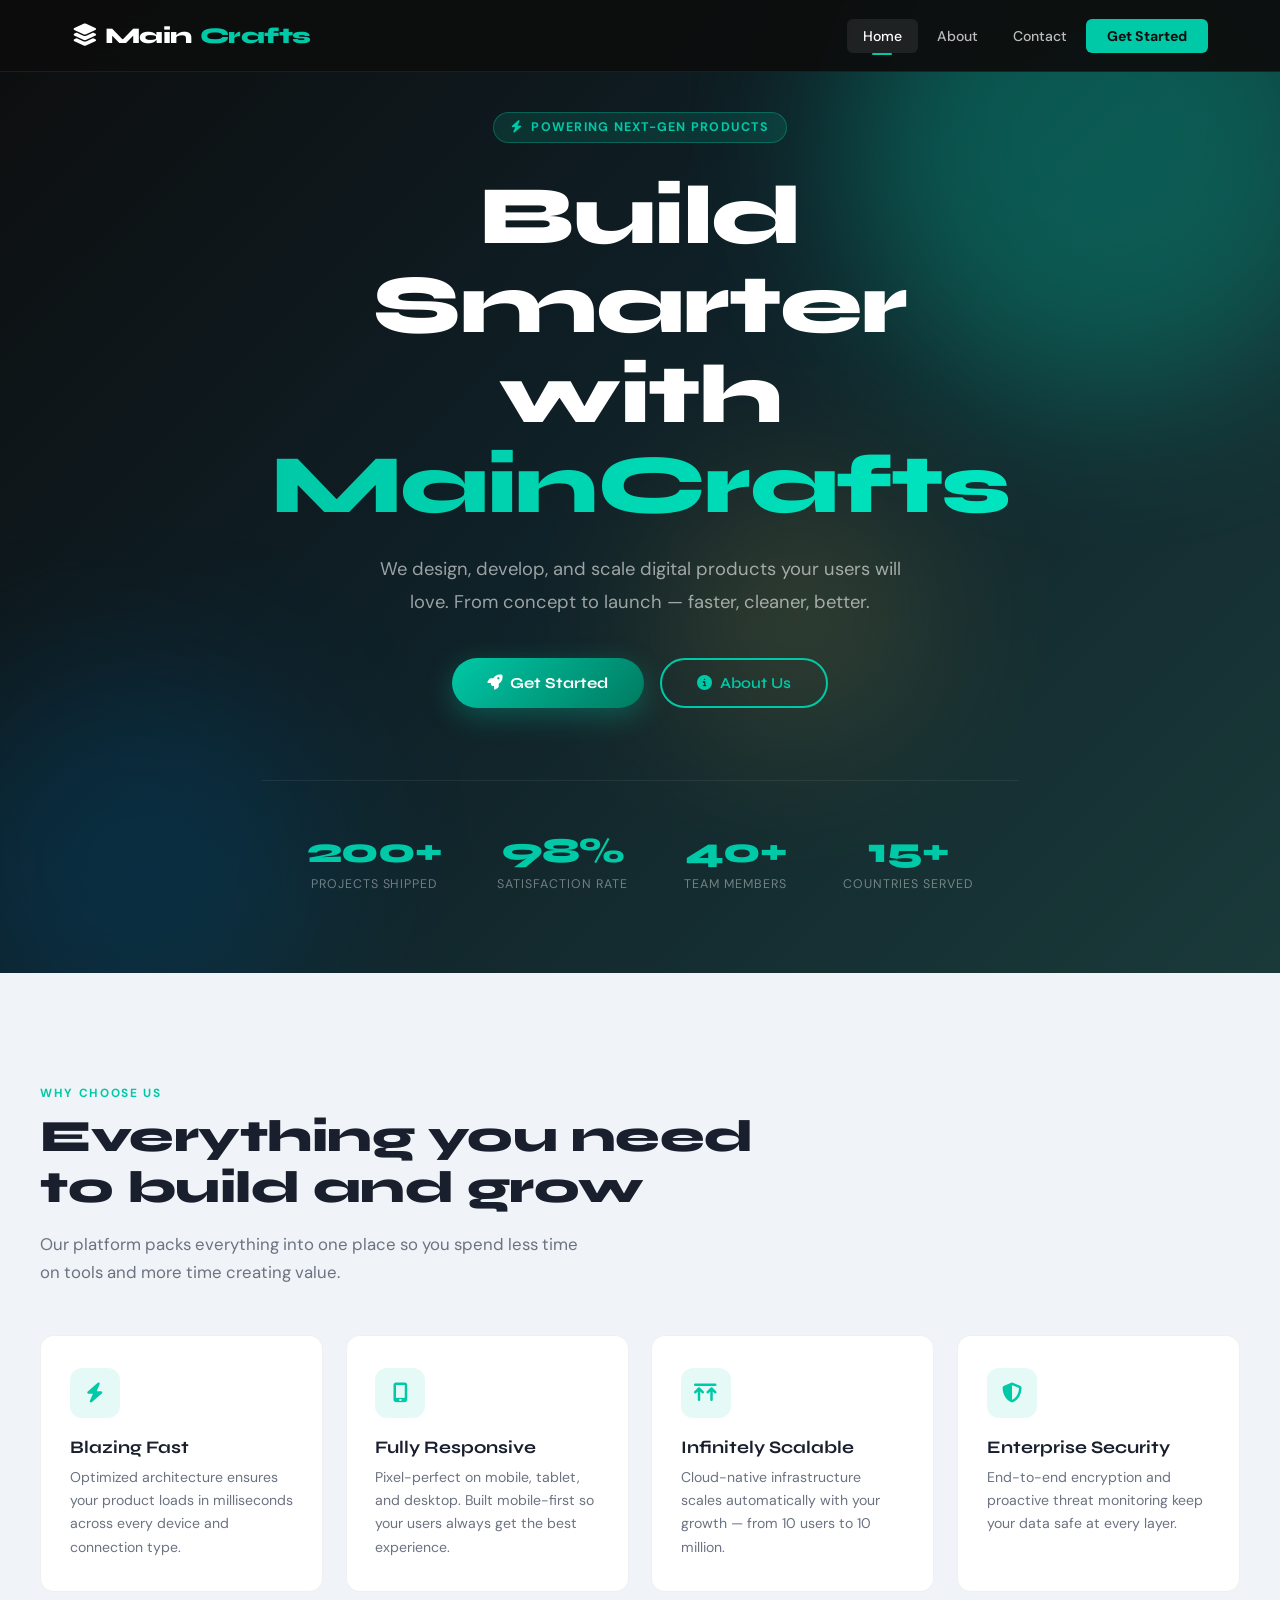
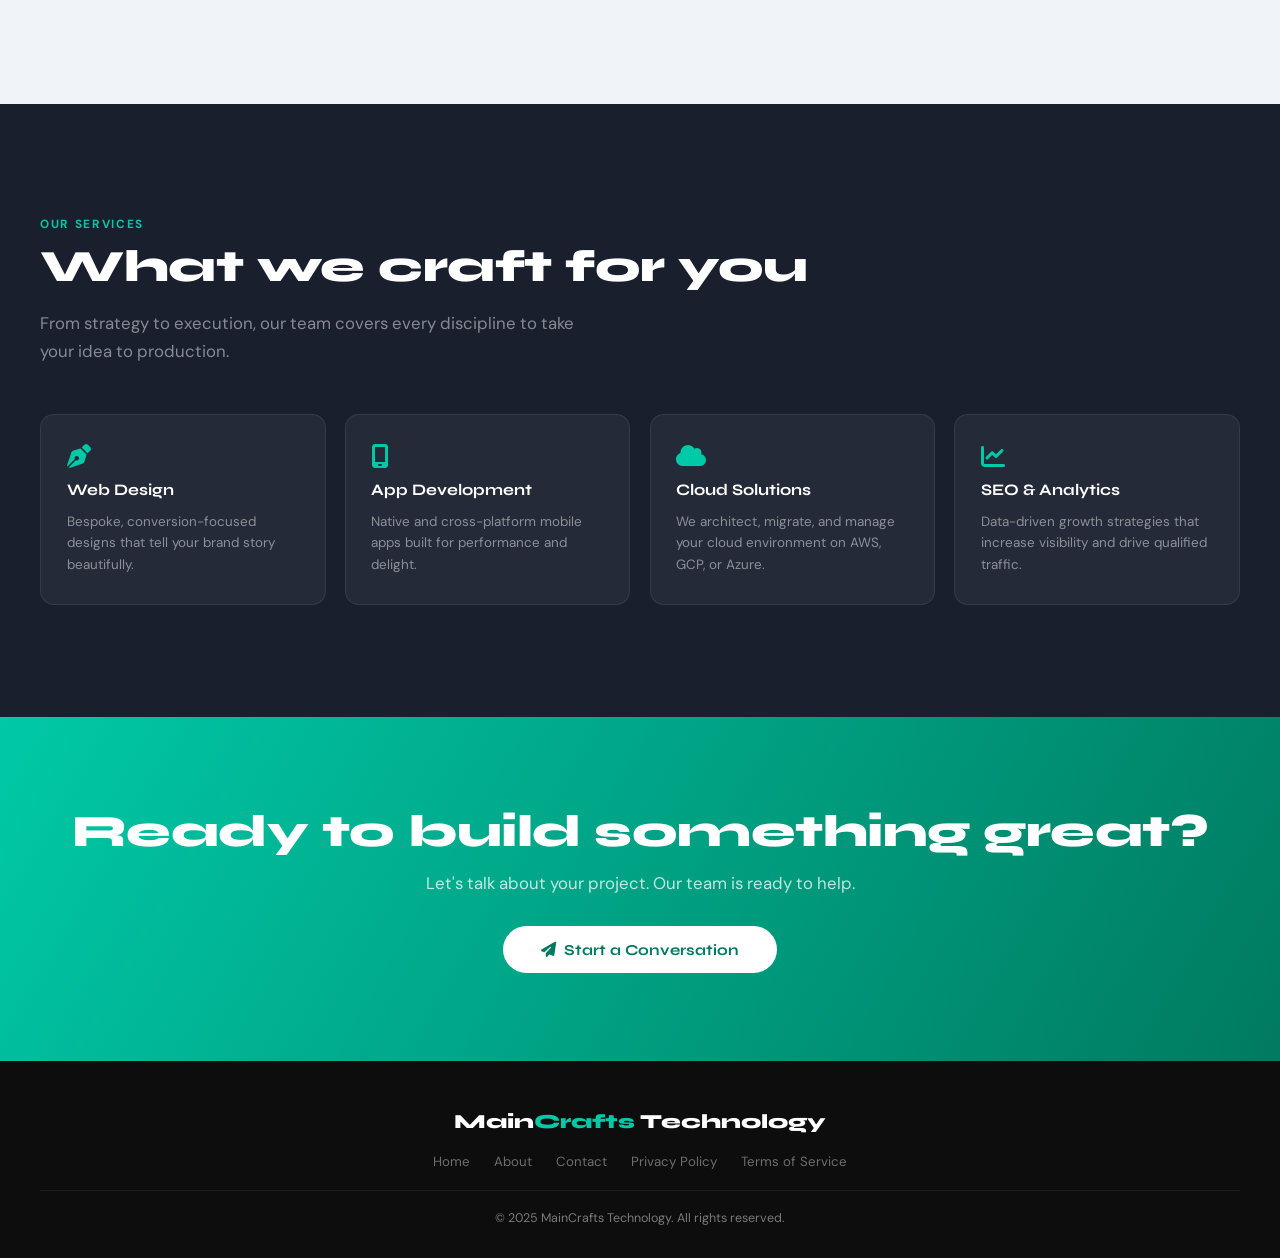
<file: index.html>
<!DOCTYPE html>
<html lang="en">
<head>
  <meta charset="UTF-8"/>
  <meta name="viewport" content="width=device-width, initial-scale=1.0"/>
  <title>MainCrafts – Home</title>
  <link rel="stylesheet" href="style.css"/>
  <link rel="stylesheet" href="https://cdnjs.cloudflare.com/ajax/libs/font-awesome/6.5.0/css/all.min.css"/>
  <style>
    /* ── HOME-ONLY STYLES ── */
    body { background: #0d0d0d; padding-top: 0; }

    /* HERO */
    #hero {
      min-height: 100vh;
      display: flex;
      align-items: center;
      justify-content: center;
      position: relative;
      overflow: hidden;
      background: linear-gradient(135deg, #0d0d0d 0%, #0f2027 45%, #1a3a3a 100%);
      text-align: center;
    }

    .blob {
      position: absolute; border-radius: 50%;
      filter: blur(80px); pointer-events: none;
      animation: drift 10s ease-in-out infinite alternate;
    }
    .blob-1 { width: 520px; height: 520px; background: var(--teal); top: -120px; right: -80px; opacity: .32; }
    .blob-2 { width: 380px; height: 380px; background: #004d7a; bottom: -80px; left: -60px; opacity: .32; animation-delay: 3s; }
    .blob-3 { width: 260px; height: 260px; background: var(--gold); top: 50%; left: 52%; opacity: .14; animation-delay: 6s; }

    @keyframes drift {
      from { transform: translate(0,0) scale(1); }
      to   { transform: translate(30px,40px) scale(1.08); }
    }

    .hero-inner {
      position: relative; z-index: 2;
      max-width: 820px;
      padding: 7rem 2rem 5rem;
    }

    .hero-badge {
      display: inline-flex; align-items: center; gap: 0.5rem;
      background: rgba(0,201,167,0.14);
      border: 1px solid rgba(0,201,167,0.32);
      color: var(--teal);
      font-size: 0.78rem; font-weight: 700;
      letter-spacing: 0.1em; text-transform: uppercase;
      padding: 0.4rem 1.1rem; border-radius: 100px;
      margin-bottom: 1.8rem;
    }

    .hero-inner h1 {
      font-family: 'Syne', sans-serif;
      font-size: clamp(2.8rem, 7vw, 5.2rem);
      font-weight: 800;
      color: #fff;
      line-height: 1.08;
      letter-spacing: -1.5px;
      margin-bottom: 1.4rem;
    }
    .hero-inner h1 em {
      font-style: normal;
      background: linear-gradient(90deg, var(--teal), var(--teal2));
      -webkit-background-clip: text;
      -webkit-text-fill-color: transparent;
      background-clip: text;
    }

    .hero-inner p {
      color: rgba(255,255,255,0.58);
      font-size: 1.15rem;
      line-height: 1.75;
      max-width: 560px;
      margin: 0 auto 2.5rem;
    }

    .hero-actions {
      display: flex; gap: 1rem; justify-content: center; flex-wrap: wrap;
    }

    .hero-stats {
      display: flex; justify-content: center;
      gap: 3.5rem; margin-top: 4.5rem; flex-wrap: wrap;
      padding-top: 3rem;
      border-top: 1px solid rgba(255,255,255,0.07);
    }
    .stat strong {
      font-family: 'Syne', sans-serif;
      font-size: 2.2rem; font-weight: 800;
      color: var(--teal); display: block; letter-spacing: -1px;
    }
    .stat span { font-size: 0.78rem; color: rgba(255,255,255,0.4); text-transform: uppercase; letter-spacing: 0.08em; }

    /* FEATURES */
    #features {
      background: var(--mist);
      padding: 7rem 2rem;
    }
    .features-inner { max-width: 1200px; margin: auto; }
    .cards-grid {
      display: grid;
      grid-template-columns: repeat(auto-fit, minmax(255px, 1fr));
      gap: 1.4rem;
    }

    /* SERVICES */
    #services {
      background: var(--slate);
      padding: 7rem 2rem;
    }
    .services-inner { max-width: 1200px; margin: auto; }
    #services .section-title { color: #fff; }
    #services .section-sub { color: rgba(255,255,255,0.48); }
    .services-grid {
      display: grid;
      grid-template-columns: repeat(auto-fit, minmax(220px, 1fr));
      gap: 1.2rem;
    }
    .service-card {
      background: rgba(255,255,255,0.05);
      border: 1px solid rgba(255,255,255,0.08);
      border-radius: var(--radius);
      padding: 1.8rem 1.6rem;
      display: flex; flex-direction: column; gap: 0.75rem;
      transition: background .25s, border-color .25s, transform .25s;
    }
    .service-card:hover {
      background: rgba(0,201,167,0.07);
      border-color: rgba(0,201,167,0.28);
      transform: translateY(-4px);
    }
    .service-card i { font-size: 1.5rem; color: var(--teal); }
    .service-card h4 { font-family: 'Syne', sans-serif; font-weight: 700; color: #fff; font-size: 1rem; }
    .service-card p { font-size: 0.84rem; color: rgba(255,255,255,0.48); line-height: 1.6; }

    /* CTA BAND */
    #cta-band {
      background: linear-gradient(120deg, #00c9a7, #007a60);
      padding: 5.5rem 2rem;
      text-align: center;
    }
    #cta-band h2 {
      font-family: 'Syne', sans-serif;
      font-size: clamp(1.8rem, 4vw, 2.8rem);
      font-weight: 800; color: #fff;
      margin-bottom: 0.9rem; letter-spacing: -0.5px;
    }
    #cta-band p { color: rgba(255,255,255,0.76); font-size: 1.05rem; margin-bottom: 2rem; }
    .btn-white {
      background: #fff; color: #007a60;
      font-family: 'Syne', sans-serif; font-weight: 700;
      font-size: 0.95rem; padding: 0.9rem 2.4rem;
      border: none; border-radius: 100px;
      cursor: pointer; text-decoration: none;
      display: inline-flex; align-items: center; gap: 0.5rem;
      transition: transform .2s, box-shadow .2s;
    }
    .btn-white:hover { transform: translateY(-3px); box-shadow: 0 10px 28px rgba(0,0,0,0.2); }
  </style>
</head>
<body>

<!-- HEADER -->
<header>
  <nav>
    <a href="index.html" class="logo">
      <i class="fa-solid fa-layer-group"></i>Main<span>Crafts</span>
    </a>
    <button class="hamburger" id="hamburger" aria-label="Toggle menu">
      <span></span><span></span><span></span>
    </button>
    <ul class="nav-links" id="navLinks">
      <li><a href="index.html" class="active">Home</a></li>
      <li><a href="about.html">About</a></li>
      <li><a href="contact.html">Contact</a></li>
      <li><a href="contact.html" class="nav-cta">Get Started</a></li>
    </ul>
  </nav>
</header>

<!-- HERO -->
<section id="hero">
  <div class="blob blob-1"></div>
  <div class="blob blob-2"></div>
  <div class="blob blob-3"></div>
  <div class="hero-inner">
    <div class="hero-badge anim-1"><i class="fa-solid fa-bolt"></i> Powering Next-Gen Products</div>
    <h1 class="anim-2">Build Smarter<br>with <em>MainCrafts</em></h1>
    <p class="anim-3">We design, develop, and scale digital products your users will love. From concept to launch — faster, cleaner, better.</p>
    <div class="hero-actions anim-4">
      <a href="contact.html" class="btn-primary"><i class="fa-solid fa-rocket"></i>Get Started</a>
      <a href="about.html" class="btn-ghost"><i class="fa-solid fa-circle-info"></i>About Us</a>
    </div>
    <div class="hero-stats anim-4">
      <div class="stat"><strong>200+</strong><span>Projects Shipped</span></div>
      <div class="stat"><strong>98%</strong><span>Satisfaction Rate</span></div>
      <div class="stat"><strong>40+</strong><span>Team Members</span></div>
      <div class="stat"><strong>15+</strong><span>Countries Served</span></div>
    </div>
  </div>
</section>

<!-- FEATURES -->
<section id="features">
  <div class="features-inner">
    <p class="section-label">Why Choose Us</p>
    <h2 class="section-title">Everything you need<br>to build and grow</h2>
    <p class="section-sub">Our platform packs everything into one place so you spend less time on tools and more time creating value.</p>
    <div class="cards-grid">
      <div class="card">
        <div class="card-icon"><i class="fa-solid fa-bolt"></i></div>
        <h3>Blazing Fast</h3>
        <p>Optimized architecture ensures your product loads in milliseconds across every device and connection type.</p>
      </div>
      <div class="card">
        <div class="card-icon"><i class="fa-solid fa-mobile-screen-button"></i></div>
        <h3>Fully Responsive</h3>
        <p>Pixel-perfect on mobile, tablet, and desktop. Built mobile-first so your users always get the best experience.</p>
      </div>
      <div class="card">
        <div class="card-icon"><i class="fa-solid fa-arrows-up-to-line"></i></div>
        <h3>Infinitely Scalable</h3>
        <p>Cloud-native infrastructure scales automatically with your growth — from 10 users to 10 million.</p>
      </div>
      <div class="card">
        <div class="card-icon"><i class="fa-solid fa-shield-halved"></i></div>
        <h3>Enterprise Security</h3>
        <p>End-to-end encryption and proactive threat monitoring keep your data safe at every layer.</p>
      </div>
    </div>
  </div>
</section>

<!-- SERVICES -->
<section id="services">
  <div class="services-inner">
    <p class="section-label">Our Services</p>
    <h2 class="section-title">What we craft for you</h2>
    <p class="section-sub">From strategy to execution, our team covers every discipline to take your idea to production.</p>
    <div class="services-grid">
      <div class="service-card">
        <i class="fa-solid fa-pen-nib"></i>
        <h4>Web Design</h4>
        <p>Bespoke, conversion-focused designs that tell your brand story beautifully.</p>
      </div>
      <div class="service-card">
        <i class="fa-solid fa-mobile-screen"></i>
        <h4>App Development</h4>
        <p>Native and cross-platform mobile apps built for performance and delight.</p>
      </div>
      <div class="service-card">
        <i class="fa-solid fa-cloud"></i>
        <h4>Cloud Solutions</h4>
        <p>We architect, migrate, and manage your cloud environment on AWS, GCP, or Azure.</p>
      </div>
      <div class="service-card">
        <i class="fa-solid fa-chart-line"></i>
        <h4>SEO & Analytics</h4>
        <p>Data-driven growth strategies that increase visibility and drive qualified traffic.</p>
      </div>
    </div>
  </div>
</section>

<!-- CTA BAND -->
<section id="cta-band">
  <h2>Ready to build something great?</h2>
  <p>Let's talk about your project. Our team is ready to help.</p>
  <a href="contact.html" class="btn-white"><i class="fa-solid fa-paper-plane"></i>Start a Conversation</a>
</section>

<!-- FOOTER -->
<footer>
  <div class="footer-inner">
    <div class="footer-logo">Main<span>Crafts</span> Technology</div>
    <div class="footer-links">
      <a href="index.html">Home</a>
      <a href="about.html">About</a>
      <a href="contact.html">Contact</a>
      <a href="#">Privacy Policy</a>
      <a href="#">Terms of Service</a>
    </div>
    <div class="footer-divider"></div>
    <p class="footer-copy">© 2025 MainCrafts Technology. All rights reserved.</p>
  </div>
</footer>

<script>
  const hamburger = document.getElementById('hamburger');
  const navLinks  = document.getElementById('navLinks');
  hamburger.addEventListener('click', () => {
    hamburger.classList.toggle('open');
    navLinks.classList.toggle('open');
  });
  navLinks.querySelectorAll('a').forEach(a =>
    a.addEventListener('click', () => {
      hamburger.classList.remove('open');
      navLinks.classList.remove('open');
    })
  );
</script>
</body>
</html>
</file>
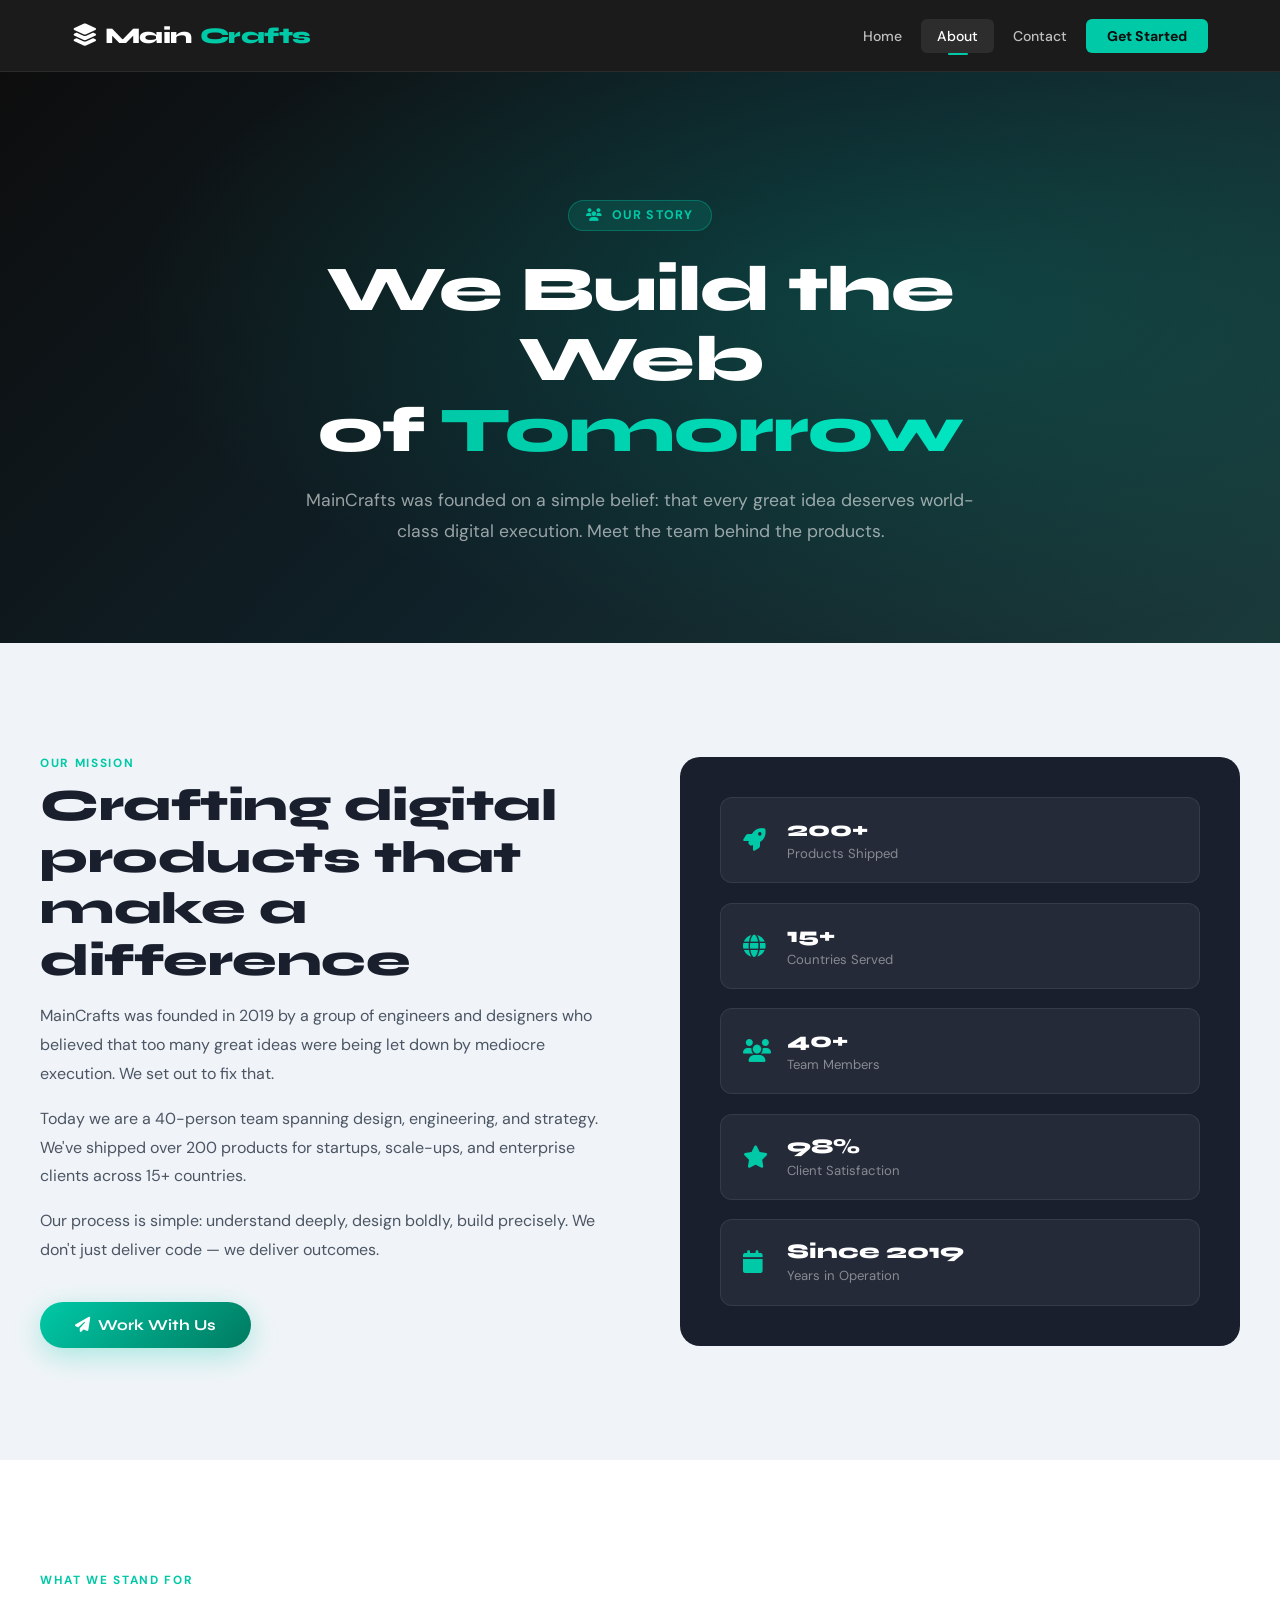
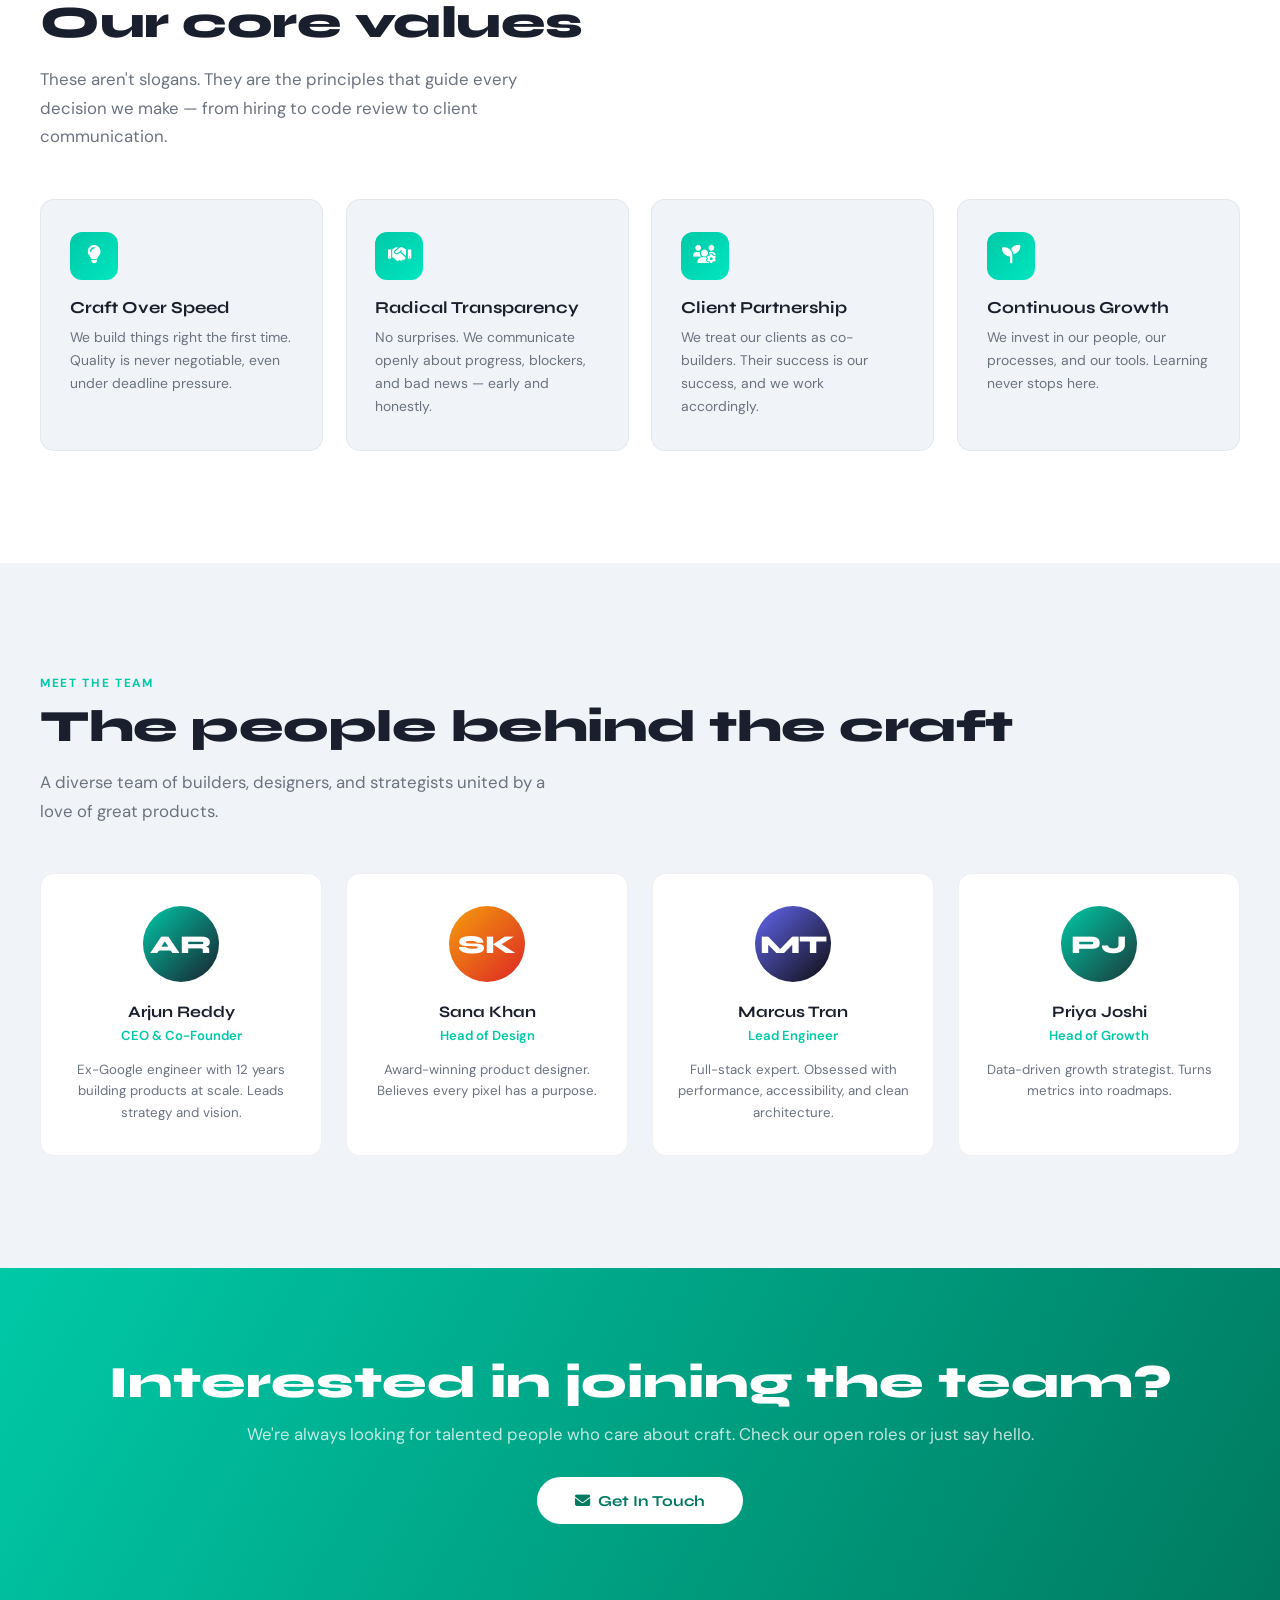
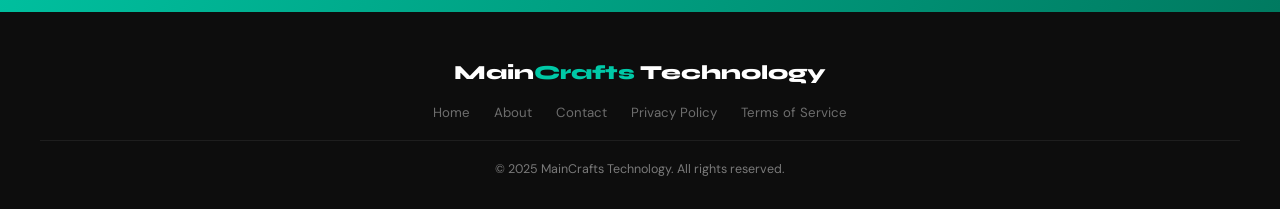
<file: about.html>
<!DOCTYPE html>
<html lang="en">
<head>
  <meta charset="UTF-8"/>
  <meta name="viewport" content="width=device-width, initial-scale=1.0"/>
  <title>MainCrafts – About Us</title>
  <link rel="stylesheet" href="style.css"/>
  <link rel="stylesheet" href="https://cdnjs.cloudflare.com/ajax/libs/font-awesome/6.5.0/css/all.min.css"/>
  <style>
    /* ── ABOUT-PAGE HERO ── */
    .page-hero {
      background: linear-gradient(135deg, #0d0d0d 0%, #0f2027 50%, #1a3a3a 100%);
      padding: 8rem 2rem 6rem;
      text-align: center;
      position: relative;
      overflow: hidden;
    }
    .page-hero::before {
      content: '';
      position: absolute; inset: 0;
      background: radial-gradient(ellipse 60% 60% at 70% 40%, rgba(0,201,167,0.18), transparent);
      pointer-events: none;
    }
    .page-hero-inner { position: relative; z-index: 2; max-width: 680px; margin: auto; }
    .page-hero .hero-badge {
      display: inline-flex; align-items: center; gap: 0.5rem;
      background: rgba(0,201,167,0.14);
      border: 1px solid rgba(0,201,167,0.32);
      color: var(--teal);
      font-size: 0.78rem; font-weight: 700;
      letter-spacing: 0.1em; text-transform: uppercase;
      padding: 0.4rem 1.1rem; border-radius: 100px;
      margin-bottom: 1.5rem;
    }
    .page-hero h1 {
      font-family: 'Syne', sans-serif;
      font-size: clamp(2.4rem, 5vw, 4rem);
      font-weight: 800; color: #fff;
      line-height: 1.1; letter-spacing: -1px;
      margin-bottom: 1.2rem;
    }
    .page-hero h1 em {
      font-style: normal;
      background: linear-gradient(90deg, var(--teal), var(--teal2));
      -webkit-background-clip: text;
      -webkit-text-fill-color: transparent;
      background-clip: text;
    }
    .page-hero p {
      color: rgba(255,255,255,0.58);
      font-size: 1.1rem; line-height: 1.75;
    }

    /* MISSION */
    .mission-section {
      background: var(--mist);
      padding: 7rem 2rem;
    }
    .mission-inner {
      max-width: 1200px; margin: auto;
      display: grid;
      grid-template-columns: 1fr 1fr;
      gap: 5rem;
      align-items: center;
    }
    .mission-text .section-label { display: block; margin-bottom: 0.6rem; }
    .mission-text p {
      color: #4b5563; line-height: 1.8; font-size: 1rem;
      margin-bottom: 1rem;
    }
    .mission-text p:last-child { margin-bottom: 0; }

    .mission-visual {
      background: var(--slate);
      border-radius: 20px;
      padding: 2.5rem;
      display: flex; flex-direction: column; gap: 1.2rem;
    }
    .mission-stat {
      display: flex; align-items: center; gap: 1rem;
      background: rgba(255,255,255,0.05);
      border: 1px solid rgba(255,255,255,0.08);
      border-radius: 12px;
      padding: 1.2rem 1.4rem;
      transition: background .2s;
    }
    .mission-stat:hover { background: rgba(0,201,167,0.08); border-color: rgba(0,201,167,0.25); }
    .mission-stat i { font-size: 1.4rem; color: var(--teal); width: 28px; flex-shrink: 0; }
    .mission-stat-text strong {
      font-family: 'Syne', sans-serif;
      font-size: 1.3rem; font-weight: 800;
      color: #fff; display: block;
    }
    .mission-stat-text span { font-size: 0.82rem; color: rgba(255,255,255,0.45); }

    @media (max-width: 768px) {
      .mission-inner { grid-template-columns: 1fr; gap: 2.5rem; }
    }

    /* VALUES */
    .values-section { background: #fff; padding: 7rem 2rem; }
    .values-inner { max-width: 1200px; margin: auto; }
    .values-grid {
      display: grid;
      grid-template-columns: repeat(auto-fit, minmax(240px, 1fr));
      gap: 1.4rem;
      margin-top: 3rem;
    }
    .value-card {
      background: var(--mist);
      border: 1px solid rgba(0,0,0,0.05);
      border-radius: var(--radius);
      padding: 2rem 1.8rem;
      transition: transform .2s, box-shadow .2s;
    }
    .value-card:hover { transform: translateY(-4px); box-shadow: 0 16px 40px rgba(0,0,0,0.07); }
    .value-icon {
      width: 48px; height: 48px;
      background: linear-gradient(135deg, var(--teal), var(--teal2));
      border-radius: 12px;
      display: flex; align-items: center; justify-content: center;
      font-size: 1.15rem; color: #fff;
      margin-bottom: 1.1rem;
    }
    .value-card h3 {
      font-family: 'Syne', sans-serif;
      font-size: 1.05rem; font-weight: 700;
      color: var(--slate); margin-bottom: 0.5rem;
    }
    .value-card p { font-size: 0.87rem; color: #6b7280; line-height: 1.65; }

    /* TEAM */
    .team-section { background: var(--mist); padding: 7rem 2rem; }
    .team-inner { max-width: 1200px; margin: auto; }
    .team-grid {
      display: grid;
      grid-template-columns: repeat(auto-fit, minmax(210px, 1fr));
      gap: 1.5rem;
      margin-top: 3rem;
    }
    .team-card {
      background: var(--card-bg);
      border: 1px solid rgba(0,0,0,0.06);
      border-radius: var(--radius);
      padding: 2rem 1.5rem;
      text-align: center;
      transition: transform .25s, box-shadow .25s;
    }
    .team-card:hover { transform: translateY(-5px); box-shadow: 0 18px 40px rgba(0,0,0,0.09); }
    .team-avatar {
      width: 76px; height: 76px;
      border-radius: 50%;
      background: linear-gradient(135deg, var(--teal), var(--slate));
      display: flex; align-items: center; justify-content: center;
      font-family: 'Syne', sans-serif;
      font-size: 1.6rem; font-weight: 800;
      color: #fff;
      margin: 0 auto 1.2rem;
    }
    .team-card h4 {
      font-family: 'Syne', sans-serif;
      font-size: 1rem; font-weight: 700; color: var(--slate);
      margin-bottom: 0.3rem;
    }
    .team-card .role { font-size: 0.82rem; color: var(--teal); font-weight: 600; margin-bottom: 0.8rem; }
    .team-card p { font-size: 0.83rem; color: #6b7280; line-height: 1.6; }

    /* CTA BAND */
    .about-cta {
      background: linear-gradient(120deg, #00c9a7, #007a60);
      padding: 5.5rem 2rem; text-align: center;
    }
    .about-cta h2 {
      font-family: 'Syne', sans-serif;
      font-size: clamp(1.8rem, 4vw, 2.8rem);
      font-weight: 800; color: #fff; margin-bottom: 0.9rem;
    }
    .about-cta p { color: rgba(255,255,255,0.76); font-size: 1.05rem; margin-bottom: 2rem; }
    .btn-white {
      background: #fff; color: #007a60;
      font-family: 'Syne', sans-serif; font-weight: 700;
      font-size: 0.95rem; padding: 0.9rem 2.4rem;
      border: none; border-radius: 100px;
      cursor: pointer; text-decoration: none;
      display: inline-flex; align-items: center; gap: 0.5rem;
      transition: transform .2s, box-shadow .2s;
    }
    .btn-white:hover { transform: translateY(-3px); box-shadow: 0 10px 28px rgba(0,0,0,0.2); }
  </style>
</head>
<body>

<!-- HEADER -->
<header>
  <nav>
    <a href="index.html" class="logo">
      <i class="fa-solid fa-layer-group"></i>Main<span>Crafts</span>
    </a>
    <button class="hamburger" id="hamburger" aria-label="Toggle menu">
      <span></span><span></span><span></span>
    </button>
    <ul class="nav-links" id="navLinks">
      <li><a href="index.html">Home</a></li>
      <li><a href="about.html" class="active">About</a></li>
      <li><a href="contact.html">Contact</a></li>
      <li><a href="contact.html" class="nav-cta">Get Started</a></li>
    </ul>
  </nav>
</header>

<!-- PAGE HERO -->
<section class="page-hero">
  <div class="page-hero-inner">
    <div class="hero-badge anim-1"><i class="fa-solid fa-users"></i> Our Story</div>
    <h1 class="anim-2">We Build the Web<br>of <em>Tomorrow</em></h1>
    <p class="anim-3">MainCrafts was founded on a simple belief: that every great idea deserves world-class digital execution. Meet the team behind the products.</p>
  </div>
</section>

<!-- MISSION -->
<section class="mission-section">
  <div class="mission-inner">
    <div class="mission-text">
      <span class="section-label">Our Mission</span>
      <h2 class="section-title">Crafting digital products that make a difference</h2>
      <p>MainCrafts was founded in 2019 by a group of engineers and designers who believed that too many great ideas were being let down by mediocre execution. We set out to fix that.</p>
      <p>Today we are a 40-person team spanning design, engineering, and strategy. We've shipped over 200 products for startups, scale-ups, and enterprise clients across 15+ countries.</p>
      <p>Our process is simple: understand deeply, design boldly, build precisely. We don't just deliver code — we deliver outcomes.</p>
      <br>
      <a href="contact.html" class="btn-primary"><i class="fa-solid fa-paper-plane"></i>Work With Us</a>
    </div>
    <div class="mission-visual">
      <div class="mission-stat">
        <i class="fa-solid fa-rocket"></i>
        <div class="mission-stat-text"><strong>200+</strong><span>Products Shipped</span></div>
      </div>
      <div class="mission-stat">
        <i class="fa-solid fa-globe"></i>
        <div class="mission-stat-text"><strong>15+</strong><span>Countries Served</span></div>
      </div>
      <div class="mission-stat">
        <i class="fa-solid fa-users"></i>
        <div class="mission-stat-text"><strong>40+</strong><span>Team Members</span></div>
      </div>
      <div class="mission-stat">
        <i class="fa-solid fa-star"></i>
        <div class="mission-stat-text"><strong>98%</strong><span>Client Satisfaction</span></div>
      </div>
      <div class="mission-stat">
        <i class="fa-solid fa-calendar"></i>
        <div class="mission-stat-text"><strong>Since 2019</strong><span>Years in Operation</span></div>
      </div>
    </div>
  </div>
</section>

<!-- VALUES -->
<section class="values-section">
  <div class="values-inner">
    <p class="section-label">What We Stand For</p>
    <h2 class="section-title">Our core values</h2>
    <p class="section-sub">These aren't slogans. They are the principles that guide every decision we make — from hiring to code review to client communication.</p>
    <div class="values-grid">
      <div class="value-card">
        <div class="value-icon"><i class="fa-solid fa-lightbulb"></i></div>
        <h3>Craft Over Speed</h3>
        <p>We build things right the first time. Quality is never negotiable, even under deadline pressure.</p>
      </div>
      <div class="value-card">
        <div class="value-icon"><i class="fa-solid fa-handshake"></i></div>
        <h3>Radical Transparency</h3>
        <p>No surprises. We communicate openly about progress, blockers, and bad news — early and honestly.</p>
      </div>
      <div class="value-card">
        <div class="value-icon"><i class="fa-solid fa-users-gear"></i></div>
        <h3>Client Partnership</h3>
        <p>We treat our clients as co-builders. Their success is our success, and we work accordingly.</p>
      </div>
      <div class="value-card">
        <div class="value-icon"><i class="fa-solid fa-seedling"></i></div>
        <h3>Continuous Growth</h3>
        <p>We invest in our people, our processes, and our tools. Learning never stops here.</p>
      </div>
    </div>
  </div>
</section>

<!-- TEAM -->
<section class="team-section">
  <div class="team-inner">
    <p class="section-label">Meet The Team</p>
    <h2 class="section-title">The people behind the craft</h2>
    <p class="section-sub">A diverse team of builders, designers, and strategists united by a love of great products.</p>
    <div class="team-grid">
      <div class="team-card">
        <div class="team-avatar">AR</div>
        <h4>Arjun Reddy</h4>
        <p class="role">CEO & Co-Founder</p>
        <p>Ex-Google engineer with 12 years building products at scale. Leads strategy and vision.</p>
      </div>
      <div class="team-card">
        <div class="team-avatar" style="background: linear-gradient(135deg, #f59e0b, #dc2626);">SK</div>
        <h4>Sana Khan</h4>
        <p class="role">Head of Design</p>
        <p>Award-winning product designer. Believes every pixel has a purpose.</p>
      </div>
      <div class="team-card">
        <div class="team-avatar" style="background: linear-gradient(135deg, #6366f1, #0d0d0d);">MT</div>
        <h4>Marcus Tran</h4>
        <p class="role">Lead Engineer</p>
        <p>Full-stack expert. Obsessed with performance, accessibility, and clean architecture.</p>
      </div>
      <div class="team-card">
        <div class="team-avatar" style="background: linear-gradient(135deg, #00c9a7, #1a3a3a);">PJ</div>
        <h4>Priya Joshi</h4>
        <p class="role">Head of Growth</p>
        <p>Data-driven growth strategist. Turns metrics into roadmaps.</p>
      </div>
    </div>
  </div>
</section>

<!-- CTA -->
<section class="about-cta">
  <h2>Interested in joining the team?</h2>
  <p>We're always looking for talented people who care about craft. Check our open roles or just say hello.</p>
  <a href="contact.html" class="btn-white"><i class="fa-solid fa-envelope"></i>Get In Touch</a>
</section>

<!-- FOOTER -->
<footer>
  <div class="footer-inner">
    <div class="footer-logo">Main<span>Crafts</span> Technology</div>
    <div class="footer-links">
      <a href="index.html">Home</a>
      <a href="about.html">About</a>
      <a href="contact.html">Contact</a>
      <a href="#">Privacy Policy</a>
      <a href="#">Terms of Service</a>
    </div>
    <div class="footer-divider"></div>
    <p class="footer-copy">© 2025 MainCrafts Technology. All rights reserved.</p>
  </div>
</footer>

<script>
  const hamburger = document.getElementById('hamburger');
  const navLinks  = document.getElementById('navLinks');
  hamburger.addEventListener('click', () => {
    hamburger.classList.toggle('open');
    navLinks.classList.toggle('open');
  });
  navLinks.querySelectorAll('a').forEach(a =>
    a.addEventListener('click', () => {
      hamburger.classList.remove('open');
      navLinks.classList.remove('open');
    })
  );
</script>
</body>
</html>
</file>
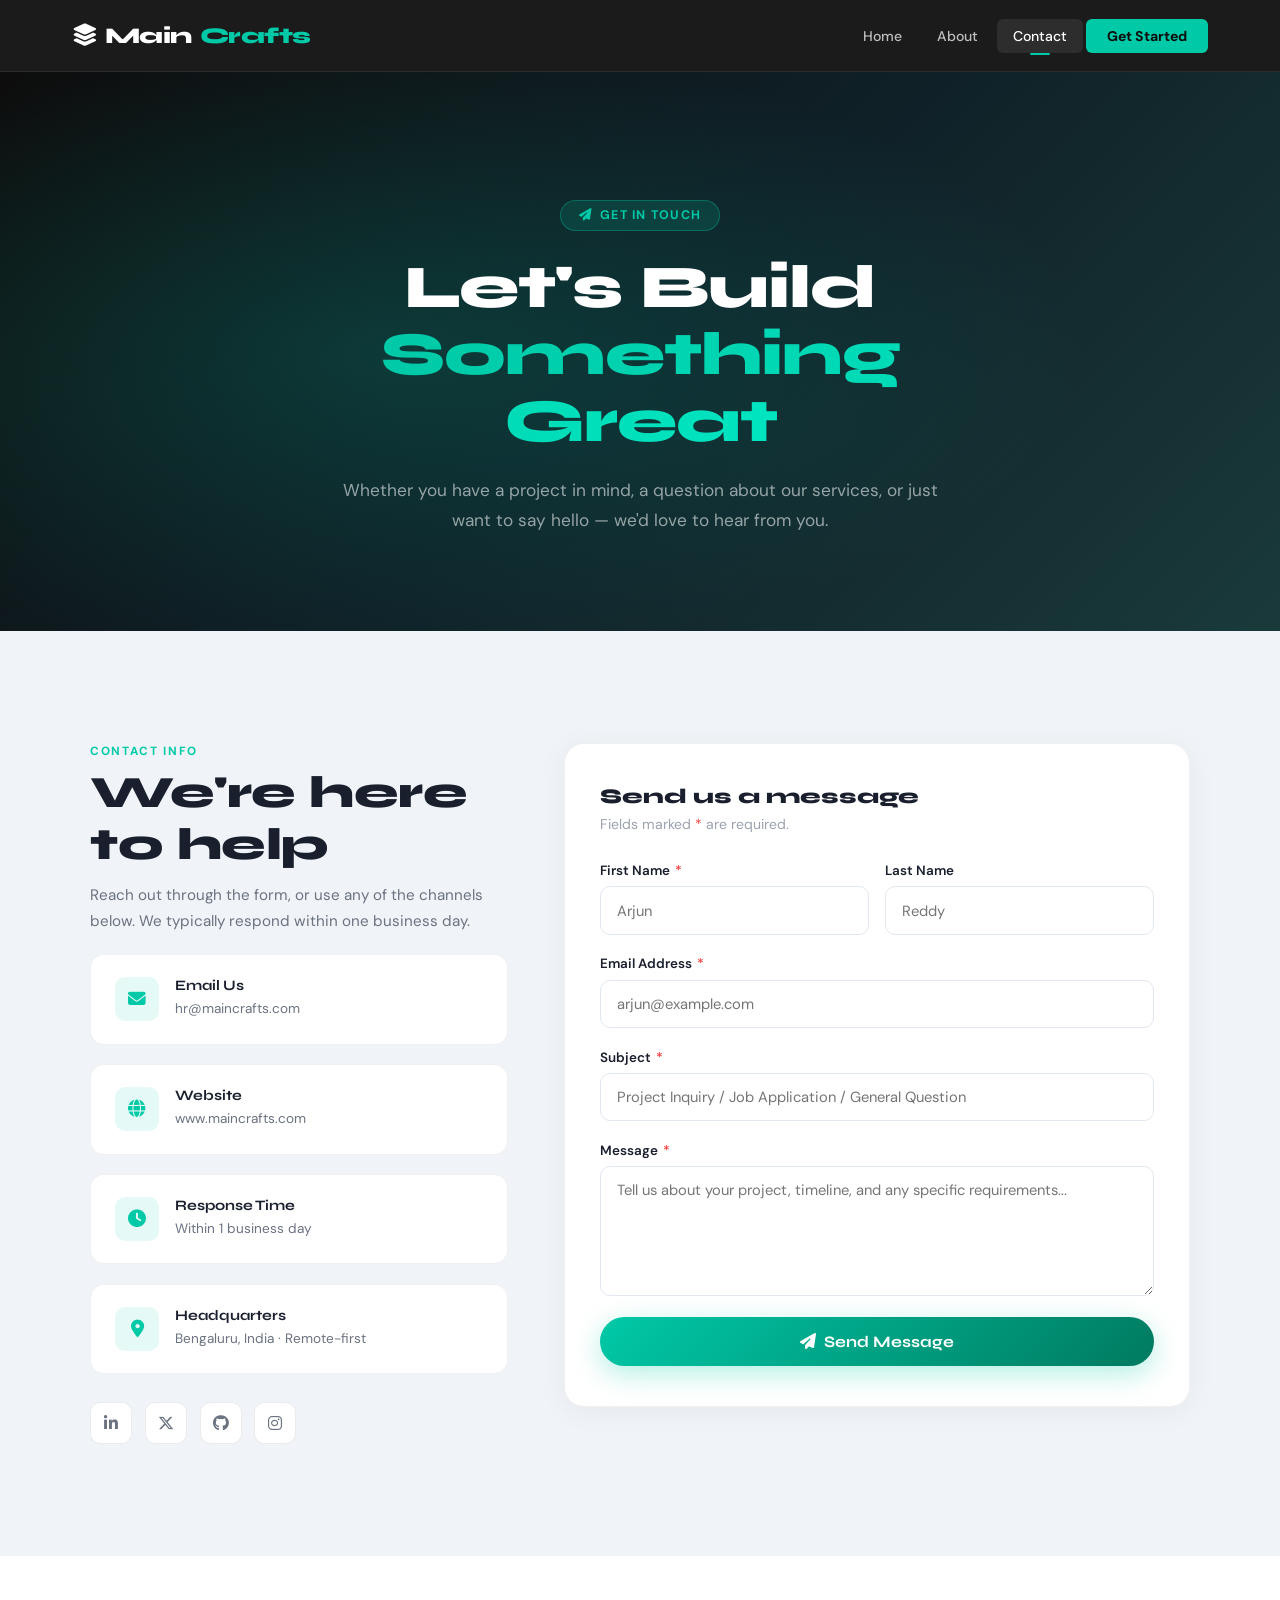
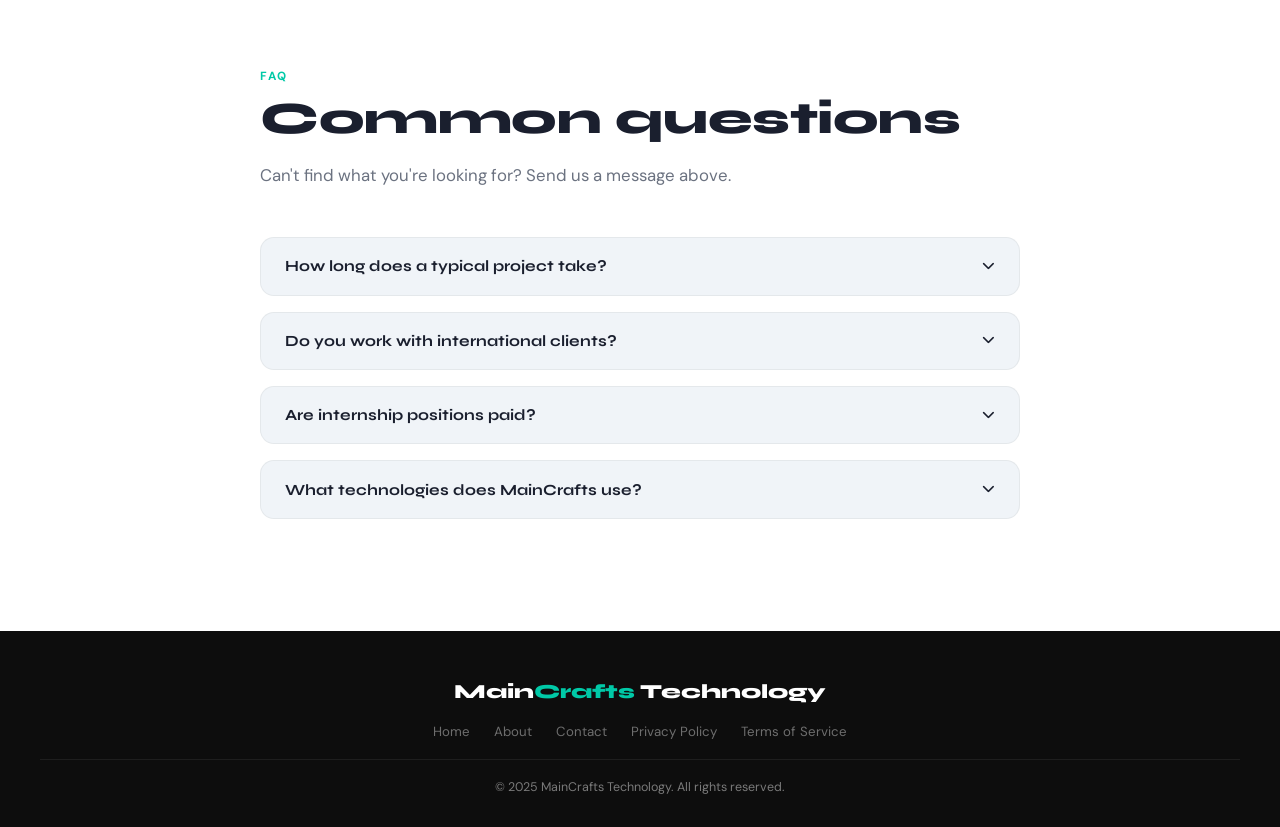
<file: contact.html>
<!DOCTYPE html>
<html lang="en">
<head>
  <meta charset="UTF-8"/>
  <meta name="viewport" content="width=device-width, initial-scale=1.0"/>
  <title>MainCrafts – Contact Us</title>
  <link rel="stylesheet" href="style.css"/>
  <link rel="stylesheet" href="https://cdnjs.cloudflare.com/ajax/libs/font-awesome/6.5.0/css/all.min.css"/>
  <style>
    /* ── CONTACT-PAGE HERO ── */
    .page-hero {
      background: linear-gradient(135deg, #0d0d0d 0%, #0f2027 50%, #1a3a3a 100%);
      padding: 8rem 2rem 6rem;
      text-align: center;
      position: relative; overflow: hidden;
    }
    .page-hero::before {
      content: '';
      position: absolute; inset: 0;
      background: radial-gradient(ellipse 55% 55% at 30% 50%, rgba(0,201,167,0.18), transparent);
      pointer-events: none;
    }
    .page-hero-inner { position: relative; z-index: 2; max-width: 620px; margin: auto; }
    .page-hero .hero-badge {
      display: inline-flex; align-items: center; gap: 0.5rem;
      background: rgba(0,201,167,0.14);
      border: 1px solid rgba(0,201,167,0.32);
      color: var(--teal);
      font-size: 0.78rem; font-weight: 700;
      letter-spacing: 0.1em; text-transform: uppercase;
      padding: 0.4rem 1.1rem; border-radius: 100px;
      margin-bottom: 1.5rem;
    }
    .page-hero h1 {
      font-family: 'Syne', sans-serif;
      font-size: clamp(2.4rem, 5vw, 3.8rem);
      font-weight: 800; color: #fff;
      line-height: 1.1; letter-spacing: -1px; margin-bottom: 1.2rem;
    }
    .page-hero h1 em {
      font-style: normal;
      background: linear-gradient(90deg, var(--teal), var(--teal2));
      -webkit-background-clip: text;
      -webkit-text-fill-color: transparent;
      background-clip: text;
    }
    .page-hero p { color: rgba(255,255,255,0.56); font-size: 1.08rem; line-height: 1.75; }

    /* CONTACT LAYOUT */
    .contact-section { background: var(--mist); padding: 7rem 2rem; }
    .contact-inner {
      max-width: 1100px; margin: auto;
      display: grid;
      grid-template-columns: 1fr 1.5fr;
      gap: 3.5rem;
      align-items: start;
    }
    @media (max-width: 840px) {
      .contact-inner { grid-template-columns: 1fr; }
    }

    /* INFO PANEL */
    .contact-info { display: flex; flex-direction: column; gap: 1.2rem; }
    .contact-info-header .section-label { display: block; margin-bottom: 0.5rem; }
    .contact-info-header .section-title { margin-bottom: 0.8rem; }
    .contact-info-header p { color: #6b7280; font-size: 0.95rem; line-height: 1.7; }

    .info-card {
      background: var(--card-bg);
      border: 1px solid rgba(0,0,0,0.06);
      border-radius: var(--radius);
      padding: 1.4rem 1.5rem;
      display: flex; align-items: flex-start; gap: 1rem;
      transition: transform .2s, box-shadow .2s;
    }
    .info-card:hover { transform: translateY(-3px); box-shadow: 0 12px 30px rgba(0,0,0,0.07); }
    .info-icon {
      width: 44px; height: 44px; flex-shrink: 0;
      background: rgba(0,201,167,0.1);
      border-radius: 10px;
      display: flex; align-items: center; justify-content: center;
      font-size: 1.1rem; color: var(--teal);
    }
    .info-text strong {
      font-family: 'Syne', sans-serif;
      font-size: 0.9rem; font-weight: 700;
      color: var(--slate); display: block; margin-bottom: 0.2rem;
    }
    .info-text span { font-size: 0.85rem; color: #6b7280; }

    .social-row {
      display: flex; gap: 0.8rem; margin-top: 0.5rem;
    }
    .social-btn {
      width: 42px; height: 42px;
      background: var(--card-bg);
      border: 1px solid rgba(0,0,0,0.08);
      border-radius: 10px;
      display: flex; align-items: center; justify-content: center;
      color: #6b7280; font-size: 1rem;
      text-decoration: none;
      transition: background .2s, color .2s, border-color .2s, transform .2s;
    }
    .social-btn:hover { background: var(--teal); color: #fff; border-color: var(--teal); transform: translateY(-2px); }

    /* FORM PANEL */
    .form-panel {
      background: var(--card-bg);
      border: 1px solid rgba(0,0,0,0.06);
      border-radius: 20px;
      padding: 2.5rem 2.2rem;
      box-shadow: 0 4px 30px rgba(0,0,0,0.05);
    }
    .form-panel h3 {
      font-family: 'Syne', sans-serif;
      font-size: 1.3rem; font-weight: 800;
      color: var(--slate); margin-bottom: 0.4rem;
    }
    .form-panel .form-sub {
      font-size: 0.88rem; color: #9ca3af; margin-bottom: 1.8rem;
    }

    .form-row {
      display: grid;
      grid-template-columns: 1fr 1fr;
      gap: 1rem;
    }
    @media (max-width: 500px) {
      .form-row { grid-template-columns: 1fr; }
    }

    .required-star { color: #ef4444; margin-left: 2px; }

    /* Submit button full width */
    .btn-submit {
      width: 100%;
      background: linear-gradient(135deg, var(--teal), #007a60);
      color: #fff;
      font-family: 'Syne', sans-serif;
      font-weight: 700; font-size: 1rem;
      padding: 0.95rem;
      border: none; border-radius: 100px;
      cursor: pointer;
      display: flex; align-items: center; justify-content: center; gap: 0.6rem;
      box-shadow: 0 8px 28px rgba(0,201,167,0.3);
      transition: transform .2s, box-shadow .2s, opacity .2s;
      margin-top: 0.5rem;
    }
    .btn-submit:hover { transform: translateY(-2px); box-shadow: 0 14px 36px rgba(0,201,167,0.42); }
    .btn-submit:disabled { opacity: 0.6; cursor: not-allowed; transform: none; }

    /* spinner */
    .spinner {
      width: 18px; height: 18px;
      border: 2px solid rgba(255,255,255,0.4);
      border-top-color: #fff;
      border-radius: 50%;
      animation: spin .7s linear infinite;
      display: none;
    }
    .btn-submit.loading .spinner { display: block; }
    .btn-submit.loading .btn-label { display: none; }
    @keyframes spin { to { transform: rotate(360deg); } }

    /* success state */
    .success-overlay {
      display: none;
      flex-direction: column;
      align-items: center;
      justify-content: center;
      text-align: center;
      gap: 1rem;
      padding: 3rem 1rem;
    }
    .success-overlay.show { display: flex; }
    .success-check {
      width: 72px; height: 72px;
      background: linear-gradient(135deg, var(--teal), var(--teal2));
      border-radius: 50%;
      display: flex; align-items: center; justify-content: center;
      font-size: 1.8rem; color: #fff;
      animation: popIn .4s cubic-bezier(.22,1,.36,1) both;
    }
    @keyframes popIn {
      from { transform: scale(0.6); opacity: 0; }
      to   { transform: scale(1); opacity: 1; }
    }
    .success-overlay h4 {
      font-family: 'Syne', sans-serif;
      font-size: 1.3rem; font-weight: 800; color: var(--slate);
    }
    .success-overlay p { font-size: 0.9rem; color: #6b7280; line-height: 1.6; }
    .btn-reset {
      background: none; border: 1.5px solid var(--teal);
      color: var(--teal); font-family: 'Syne', sans-serif;
      font-weight: 600; font-size: 0.88rem;
      padding: 0.6rem 1.4rem; border-radius: 100px;
      cursor: pointer; transition: background .2s, color .2s;
    }
    .btn-reset:hover { background: var(--teal); color: #fff; }

    /* FAQ */
    .faq-section { background: #fff; padding: 7rem 2rem; }
    .faq-inner { max-width: 760px; margin: auto; }
    .faq-list { margin-top: 2.5rem; display: flex; flex-direction: column; gap: 1rem; }
    .faq-item {
      background: var(--mist);
      border: 1px solid rgba(0,0,0,0.05);
      border-radius: var(--radius);
      overflow: hidden;
    }
    .faq-q {
      width: 100%; padding: 1.2rem 1.5rem;
      background: none; border: none; cursor: pointer;
      display: flex; align-items: center; justify-content: space-between;
      font-family: 'Syne', sans-serif;
      font-size: 0.97rem; font-weight: 700; color: var(--slate);
      text-align: left; gap: 1rem;
      transition: color .2s;
    }
    .faq-q:hover { color: var(--teal); }
    .faq-q i { font-size: 0.8rem; flex-shrink: 0; transition: transform .3s; }
    .faq-item.open .faq-q i { transform: rotate(180deg); }
    .faq-a {
      max-height: 0; overflow: hidden;
      transition: max-height .35s ease, padding .25s;
      padding: 0 1.5rem;
      font-size: 0.9rem; color: #6b7280; line-height: 1.7;
    }
    .faq-item.open .faq-a { max-height: 200px; padding: 0 1.5rem 1.3rem; }
  </style>
</head>
<body>

<!-- HEADER -->
<header>
  <nav>
    <a href="index.html" class="logo">
      <i class="fa-solid fa-layer-group"></i>Main<span>Crafts</span>
    </a>
    <button class="hamburger" id="hamburger" aria-label="Toggle menu">
      <span></span><span></span><span></span>
    </button>
    <ul class="nav-links" id="navLinks">
      <li><a href="index.html">Home</a></li>
      <li><a href="about.html">About</a></li>
      <li><a href="contact.html" class="active">Contact</a></li>
      <li><a href="contact.html" class="nav-cta">Get Started</a></li>
    </ul>
  </nav>
</header>

<!-- PAGE HERO -->
<section class="page-hero">
  <div class="page-hero-inner">
    <div class="hero-badge anim-1"><i class="fa-solid fa-paper-plane"></i> Get In Touch</div>
    <h1 class="anim-2">Let's Build<br><em>Something Great</em></h1>
    <p class="anim-3">Whether you have a project in mind, a question about our services, or just want to say hello — we'd love to hear from you.</p>
  </div>
</section>

<!-- CONTACT SECTION -->
<section class="contact-section">
  <div class="contact-inner">

    <!-- LEFT: Info -->
    <div class="contact-info">
      <div class="contact-info-header">
        <span class="section-label">Contact Info</span>
        <h2 class="section-title">We're here<br>to help</h2>
        <p>Reach out through the form, or use any of the channels below. We typically respond within one business day.</p>
      </div>

      <div class="info-card">
        <div class="info-icon"><i class="fa-solid fa-envelope"></i></div>
        <div class="info-text">
          <strong>Email Us</strong>
          <span>hr@maincrafts.com</span>
        </div>
      </div>
      <div class="info-card">
        <div class="info-icon"><i class="fa-solid fa-globe"></i></div>
        <div class="info-text">
          <strong>Website</strong>
          <span>www.maincrafts.com</span>
        </div>
      </div>
      <div class="info-card">
        <div class="info-icon"><i class="fa-solid fa-clock"></i></div>
        <div class="info-text">
          <strong>Response Time</strong>
          <span>Within 1 business day</span>
        </div>
      </div>
      <div class="info-card">
        <div class="info-icon"><i class="fa-solid fa-location-dot"></i></div>
        <div class="info-text">
          <strong>Headquarters</strong>
          <span>Bengaluru, India · Remote-first</span>
        </div>
      </div>

      <div class="social-row">
        <a href="#" class="social-btn" title="LinkedIn"><i class="fa-brands fa-linkedin-in"></i></a>
        <a href="#" class="social-btn" title="Twitter / X"><i class="fa-brands fa-x-twitter"></i></a>
        <a href="#" class="social-btn" title="GitHub"><i class="fa-brands fa-github"></i></a>
        <a href="#" class="social-btn" title="Instagram"><i class="fa-brands fa-instagram"></i></a>
      </div>
    </div>

    <!-- RIGHT: Form -->
    <div class="form-panel">
      <!-- Form content -->
      <div id="formWrap">
        <h3>Send us a message</h3>
        <p class="form-sub">Fields marked <span style="color:#ef4444">*</span> are required.</p>

        <form name="contactForm" id="contactForm" novalidate>
          <div class="form-row">
            <div class="form-group">
              <label for="fname">First Name <span class="required-star">*</span></label>
              <input type="text" id="fname" name="fname" placeholder="Arjun" autocomplete="given-name"/>
              <span class="error-msg" id="fname-err"><i class="fa-solid fa-circle-exclamation"></i> Please enter your first name.</span>
            </div>
            <div class="form-group">
              <label for="lname">Last Name</label>
              <input type="text" id="lname" name="lname" placeholder="Reddy" autocomplete="family-name"/>
            </div>
          </div>

          <div class="form-group">
            <label for="email">Email Address <span class="required-star">*</span></label>
            <input type="email" id="email" name="email" placeholder="arjun@example.com" autocomplete="email"/>
            <span class="error-msg" id="email-err"><i class="fa-solid fa-circle-exclamation"></i> Please enter a valid email address.</span>
          </div>

          <div class="form-group">
            <label for="subject">Subject <span class="required-star">*</span></label>
            <input type="text" id="subject" name="subject" placeholder="Project Inquiry / Job Application / General Question"/>
            <span class="error-msg" id="subject-err"><i class="fa-solid fa-circle-exclamation"></i> Please enter a subject.</span>
          </div>

          <div class="form-group">
            <label for="message">Message <span class="required-star">*</span></label>
            <textarea id="message" name="message" placeholder="Tell us about your project, timeline, and any specific requirements..."></textarea>
            <span class="error-msg" id="message-err"><i class="fa-solid fa-circle-exclamation"></i> Please enter your message (at least 10 characters).</span>
          </div>

          <button type="submit" class="btn-submit" id="submitBtn">
            <div class="spinner"></div>
            <span class="btn-label"><i class="fa-solid fa-paper-plane"></i> &nbsp;Send Message</span>
          </button>
        </form>
      </div>

      <!-- Success overlay (hidden by default) -->
      <div class="success-overlay" id="successOverlay">
        <div class="success-check"><i class="fa-solid fa-check"></i></div>
        <h4>Message Sent!</h4>
        <p>Thanks for reaching out. We'll get back to you at the email provided within one business day.</p>
        <button class="btn-reset" onclick="resetForm()">Send Another Message</button>
      </div>
    </div>
  </div>
</section>

<!-- FAQ -->
<section class="faq-section">
  <div class="faq-inner">
    <p class="section-label">FAQ</p>
    <h2 class="section-title">Common questions</h2>
    <p class="section-sub">Can't find what you're looking for? Send us a message above.</p>
    <div class="faq-list">
      <div class="faq-item">
        <button class="faq-q" onclick="toggleFaq(this)">
          How long does a typical project take? <i class="fa-solid fa-chevron-down"></i>
        </button>
        <div class="faq-a">It depends on scope. A standard website takes 4–8 weeks. A full product build can take 3–6 months. We'll give you a realistic timeline after our first discovery call.</div>
      </div>
      <div class="faq-item">
        <button class="faq-q" onclick="toggleFaq(this)">
          Do you work with international clients? <i class="fa-solid fa-chevron-down"></i>
        </button>
        <div class="faq-a">Absolutely. We're a remote-first team and have worked with clients across 15+ countries. We're comfortable working across time zones and use async communication tools to keep things smooth.</div>
      </div>
      <div class="faq-item">
        <button class="faq-q" onclick="toggleFaq(this)">
          Are internship positions paid? <i class="fa-solid fa-chevron-down"></i>
        </button>
        <div class="faq-a">Yes. All MainCrafts internship programs are paid and come with mentorship, real project experience, and a completion certificate. Reach out via the form above for current openings.</div>
      </div>
      <div class="faq-item">
        <button class="faq-q" onclick="toggleFaq(this)">
          What technologies does MainCrafts use? <i class="fa-solid fa-chevron-down"></i>
        </button>
        <div class="faq-a">Our stack includes React, Next.js, Node.js, Python (Django/FastAPI), PostgreSQL, and various cloud platforms (AWS, GCP). We choose the right tool for each job, not just what we know best.</div>
      </div>
    </div>
  </div>
</section>

<!-- FOOTER -->
<footer>
  <div class="footer-inner">
    <div class="footer-logo">Main<span>Crafts</span> Technology</div>
    <div class="footer-links">
      <a href="index.html">Home</a>
      <a href="about.html">About</a>
      <a href="contact.html">Contact</a>
      <a href="#">Privacy Policy</a>
      <a href="#">Terms of Service</a>
    </div>
    <div class="footer-divider"></div>
    <p class="footer-copy">© 2025 MainCrafts Technology. All rights reserved.</p>
  </div>
</footer>

<!-- ══════════════ JAVASCRIPT ══════════════ -->
<script>
  /* ── Hamburger ── */
  const hamburger = document.getElementById('hamburger');
  const navLinks  = document.getElementById('navLinks');
  hamburger.addEventListener('click', () => {
    hamburger.classList.toggle('open');
    navLinks.classList.toggle('open');
  });
  navLinks.querySelectorAll('a').forEach(a =>
    a.addEventListener('click', () => {
      hamburger.classList.remove('open');
      navLinks.classList.remove('open');
    })
  );

  /* ── FAQ accordion ── */
  function toggleFaq(btn) {
    const item = btn.closest('.faq-item');
    const isOpen = item.classList.contains('open');
    document.querySelectorAll('.faq-item.open').forEach(el => el.classList.remove('open'));
    if (!isOpen) item.classList.add('open');
  }

  /* ── Form Validation ── */
  const form      = document.getElementById('contactForm');
  const submitBtn = document.getElementById('submitBtn');

  function getVal(id) { return document.getElementById(id).value.trim(); }

  function setError(fieldId, errId, show) {
    const field = document.getElementById(fieldId);
    const err   = document.getElementById(errId);
    if (show) {
      field.classList.add('error');
      err.classList.add('visible');
    } else {
      field.classList.remove('error');
      err.classList.remove('visible');
    }
  }

  function validateEmail(email) {
    return /^[^\s@]+@[^\s@]+\.[^\s@]+$/.test(email);
  }

  /* Live clear errors on input */
  ['fname', 'email', 'subject', 'message'].forEach(id => {
    document.getElementById(id).addEventListener('input', () => {
      document.getElementById(id).classList.remove('error');
      const errEl = document.getElementById(id + '-err');
      if (errEl) errEl.classList.remove('visible');
    });
  });

  form.addEventListener('submit', function(e) {
    e.preventDefault();

    const fname   = getVal('fname');
    const email   = getVal('email');
    const subject = getVal('subject');
    const message = getVal('message');

    let valid = true;

    // Name validation
    if (!fname) {
      setError('fname', 'fname-err', true);
      valid = false;
    } else {
      setError('fname', 'fname-err', false);
    }

    // Email validation
    if (!email || !validateEmail(email)) {
      setError('email', 'email-err', true);
      valid = false;
    } else {
      setError('email', 'email-err', false);
    }

    // Subject validation
    if (!subject) {
      setError('subject', 'subject-err', true);
      valid = false;
    } else {
      setError('subject', 'subject-err', false);
    }

    // Message validation (min 10 chars)
    if (!message || message.length < 10) {
      setError('message', 'message-err', true);
      valid = false;
    } else {
      setError('message', 'message-err', false);
    }

    if (!valid) {
      // Scroll to first error
      const firstErr = form.querySelector('.error');
      if (firstErr) firstErr.scrollIntoView({ behavior: 'smooth', block: 'center' });
      return;
    }

    // Simulate submission
    submitBtn.classList.add('loading');
    submitBtn.disabled = true;

    setTimeout(() => {
      submitBtn.classList.remove('loading');
      submitBtn.disabled = false;
      // Show success
      document.getElementById('formWrap').style.display = 'none';
      document.getElementById('successOverlay').classList.add('show');
    }, 1500);
  });

  function resetForm() {
    form.reset();
    document.getElementById('formWrap').style.display = 'block';
    document.getElementById('successOverlay').classList.remove('show');
    ['fname', 'email', 'subject', 'message'].forEach(id => {
      const el = document.getElementById(id);
      if (el) el.classList.remove('error');
    });
    document.querySelectorAll('.error-msg').forEach(el => el.classList.remove('visible'));
  }
</script>
</body>
</html>
</file>
<file: style.css>
/* ══════════════════════════════════════════
   MainCrafts – Shared Stylesheet (Task 2)
   ══════════════════════════════════════════ */

@import url('https://fonts.googleapis.com/css2?family=Syne:wght@400;600;700;800&family=DM+Sans:ital,wght@0,300;0,400;0,500;1,300&display=swap');
@import url('https://cdnjs.cloudflare.com/ajax/libs/font-awesome/6.5.0/css/all.min.css');

*, *::before, *::after { box-sizing: border-box; margin: 0; padding: 0; }

:root {
  --ink:       #0d0d0d;
  --slate:     #1a1f2e;
  --teal:      #00c9a7;
  --teal2:     #00e5c0;
  --gold:      #f5c542;
  --mist:      #f0f4f8;
  --card-bg:   #ffffff;
  --nav-h:     72px;
  --radius:    14px;
}

html { scroll-behavior: smooth; }

body {
  font-family: 'DM Sans', sans-serif;
  color: var(--ink);
  background: var(--mist);
  overflow-x: hidden;
  padding-top: var(--nav-h);
}

/* ── NAVBAR ── */
header {
  position: fixed; top: 0; left: 0; right: 0;
  height: var(--nav-h);
  background: rgba(13,13,13,0.94);
  backdrop-filter: blur(16px);
  z-index: 1000;
  border-bottom: 1px solid rgba(255,255,255,0.07);
}

nav {
  max-width: 1200px;
  margin: auto;
  height: 100%;
  display: flex;
  align-items: center;
  justify-content: space-between;
  padding: 0 2rem;
}

.logo {
  font-family: 'Syne', sans-serif;
  font-weight: 800;
  font-size: 1.4rem;
  color: #fff;
  text-decoration: none;
  display: flex;
  align-items: center;
  gap: 0.5rem;
  letter-spacing: -0.5px;
}
.logo span { color: var(--teal); }

.nav-links {
  list-style: none;
  display: flex;
  gap: 0.2rem;
  align-items: center;
}

.nav-links a {
  font-size: 0.88rem;
  font-weight: 500;
  color: rgba(255,255,255,0.72);
  text-decoration: none;
  padding: 0.5rem 1rem;
  border-radius: 6px;
  transition: color .2s, background .2s;
  position: relative;
}
.nav-links a:hover,
.nav-links a.active {
  color: #fff;
  background: rgba(255,255,255,0.08);
}
.nav-links a.active::after {
  content: '';
  position: absolute;
  bottom: -2px; left: 50%;
  transform: translateX(-50%);
  width: 20px; height: 2px;
  background: var(--teal);
  border-radius: 2px;
}

.nav-cta {
  background: var(--teal) !important;
  color: var(--ink) !important;
  font-weight: 700 !important;
  padding: 0.52rem 1.3rem !important;
}
.nav-cta:hover { background: var(--teal2) !important; color: var(--ink) !important; }
.nav-cta.active::after { display: none; }

/* hamburger */
.hamburger {
  display: none;
  flex-direction: column;
  gap: 5px;
  cursor: pointer;
  padding: 4px;
  background: none;
  border: none;
}
.hamburger span {
  display: block; width: 24px; height: 2px;
  background: #fff; border-radius: 2px;
  transition: .3s;
}
.hamburger.open span:nth-child(1) { transform: translateY(7px) rotate(45deg); }
.hamburger.open span:nth-child(2) { opacity: 0; }
.hamburger.open span:nth-child(3) { transform: translateY(-7px) rotate(-45deg); }

@media (max-width: 768px) {
  .hamburger { display: flex; }
  .nav-links {
    display: none;
    flex-direction: column;
    align-items: stretch;
    position: absolute;
    top: var(--nav-h); left: 0; right: 0;
    background: #0d0d0d;
    padding: 1rem;
    gap: 0.2rem;
    border-top: 1px solid rgba(255,255,255,0.07);
  }
  .nav-links.open { display: flex; }
  .nav-links a { padding: 0.75rem 1rem; border-radius: 8px; }
  .nav-links a.active::after { display: none; }
}

/* ── SHARED SECTION LAYOUT ── */
.section {
  padding: 7rem 2rem;
  max-width: 1200px;
  margin: auto;
}

.section-label {
  font-size: 0.74rem;
  font-weight: 700;
  letter-spacing: 0.14em;
  text-transform: uppercase;
  color: var(--teal);
  margin-bottom: 0.6rem;
}

.section-title {
  font-family: 'Syne', sans-serif;
  font-size: clamp(1.8rem, 4vw, 2.8rem);
  font-weight: 800;
  color: var(--slate);
  line-height: 1.15;
  letter-spacing: -0.5px;
  margin-bottom: 1rem;
}

.section-sub {
  color: #6b7280;
  font-size: 1.05rem;
  line-height: 1.7;
  max-width: 540px;
  margin-bottom: 3rem;
}

/* ── BUTTONS ── */
.btn-primary {
  background: linear-gradient(135deg, var(--teal), #007a60);
  color: #fff;
  font-family: 'Syne', sans-serif;
  font-weight: 700;
  font-size: 0.95rem;
  padding: 0.88rem 2.2rem;
  border: none;
  border-radius: 100px;
  cursor: pointer;
  text-decoration: none;
  display: inline-flex;
  align-items: center;
  gap: 0.5rem;
  box-shadow: 0 8px 28px rgba(0,201,167,0.3);
  transition: transform .2s, box-shadow .2s;
}
.btn-primary:hover { transform: translateY(-3px); box-shadow: 0 14px 36px rgba(0,201,167,0.42); }

.btn-ghost {
  background: transparent;
  color: var(--teal);
  font-family: 'Syne', sans-serif;
  font-weight: 600;
  font-size: 0.95rem;
  padding: 0.88rem 2.2rem;
  border: 2px solid var(--teal);
  border-radius: 100px;
  cursor: pointer;
  text-decoration: none;
  display: inline-flex;
  align-items: center;
  gap: 0.5rem;
  transition: background .2s, color .2s;
}
.btn-ghost:hover { background: var(--teal); color: #fff; }

/* ── CARDS ── */
.card {
  background: var(--card-bg);
  border: 1px solid rgba(0,0,0,0.06);
  border-radius: var(--radius);
  padding: 2rem 1.8rem;
  transition: transform .25s, box-shadow .25s, border-color .25s;
  position: relative;
  overflow: hidden;
}
.card::before {
  content: '';
  position: absolute; top: 0; left: 0; right: 0; height: 3px;
  background: linear-gradient(90deg, var(--teal), var(--teal2));
  opacity: 0;
  transition: opacity .25s;
}
.card:hover { transform: translateY(-5px); box-shadow: 0 18px 45px rgba(0,0,0,0.08); border-color: rgba(0,201,167,0.2); }
.card:hover::before { opacity: 1; }

.card-icon {
  width: 50px; height: 50px;
  background: rgba(0,201,167,0.1);
  border-radius: 12px;
  display: flex; align-items: center; justify-content: center;
  font-size: 1.25rem; color: var(--teal);
  margin-bottom: 1.2rem;
}
.card h3 {
  font-family: 'Syne', sans-serif;
  font-size: 1.1rem; font-weight: 700;
  color: var(--slate); margin-bottom: 0.5rem;
}
.card p { font-size: 0.88rem; color: #6b7280; line-height: 1.65; }

/* ── FOOTER ── */
footer {
  background: #0d0d0d;
  color: rgba(255,255,255,0.45);
  padding: 3rem 2rem 2rem;
}
.footer-inner {
  max-width: 1200px;
  margin: auto;
  display: flex;
  flex-direction: column;
  align-items: center;
  gap: 1.2rem;
  text-align: center;
}
.footer-logo {
  font-family: 'Syne', sans-serif;
  font-weight: 800;
  font-size: 1.25rem;
  color: #fff;
}
.footer-logo span { color: var(--teal); }
.footer-links {
  display: flex; gap: 1.5rem; flex-wrap: wrap; justify-content: center;
}
.footer-links a {
  color: rgba(255,255,255,0.4);
  text-decoration: none;
  font-size: 0.83rem;
  transition: color .2s;
}
.footer-links a:hover { color: var(--teal); }
.footer-divider { width: 100%; height: 1px; background: rgba(255,255,255,0.07); }
.footer-copy { font-size: 0.78rem; }

/* ── ANIMATIONS ── */
@keyframes fadeUp {
  from { opacity: 0; transform: translateY(28px); }
  to   { opacity: 1; transform: translateY(0); }
}
.anim-1 { animation: fadeUp 0.7s ease both; }
.anim-2 { animation: fadeUp 0.7s ease 0.12s both; }
.anim-3 { animation: fadeUp 0.7s ease 0.24s both; }
.anim-4 { animation: fadeUp 0.7s ease 0.36s both; }

/* ── FORM STYLES ── */
.form-group {
  display: flex;
  flex-direction: column;
  gap: 0.45rem;
  margin-bottom: 1.3rem;
}
.form-group label {
  font-size: 0.84rem;
  font-weight: 600;
  color: var(--slate);
}
.form-group input,
.form-group textarea,
.form-group select {
  width: 100%;
  padding: 0.82rem 1rem;
  border: 1.5px solid #e2e8f0;
  border-radius: 10px;
  font-family: 'DM Sans', sans-serif;
  font-size: 0.92rem;
  color: var(--ink);
  background: #fff;
  transition: border-color .2s, box-shadow .2s;
  outline: none;
}
.form-group input:focus,
.form-group textarea:focus,
.form-group select:focus {
  border-color: var(--teal);
  box-shadow: 0 0 0 3px rgba(0,201,167,0.12);
}
.form-group input.error,
.form-group textarea.error {
  border-color: #ef4444;
  box-shadow: 0 0 0 3px rgba(239,68,68,0.1);
}
.form-group textarea { resize: vertical; min-height: 130px; }
.error-msg {
  color: #ef4444;
  font-size: 0.8rem;
  display: none;
  align-items: center;
  gap: 0.3rem;
}
.error-msg.visible { display: flex; }

/* toast */
.toast {
  position: fixed;
  bottom: 2rem; right: 2rem;
  background: var(--slate);
  color: #fff;
  padding: 1rem 1.5rem;
  border-radius: 12px;
  font-size: 0.9rem;
  display: flex;
  align-items: center;
  gap: 0.8rem;
  box-shadow: 0 10px 40px rgba(0,0,0,0.3);
  transform: translateY(80px);
  opacity: 0;
  transition: transform .4s cubic-bezier(.22,1,.36,1), opacity .4s;
  z-index: 9999;
}
.toast.show { transform: translateY(0); opacity: 1; }
.toast i { color: var(--teal); font-size: 1.1rem; }
</file>
